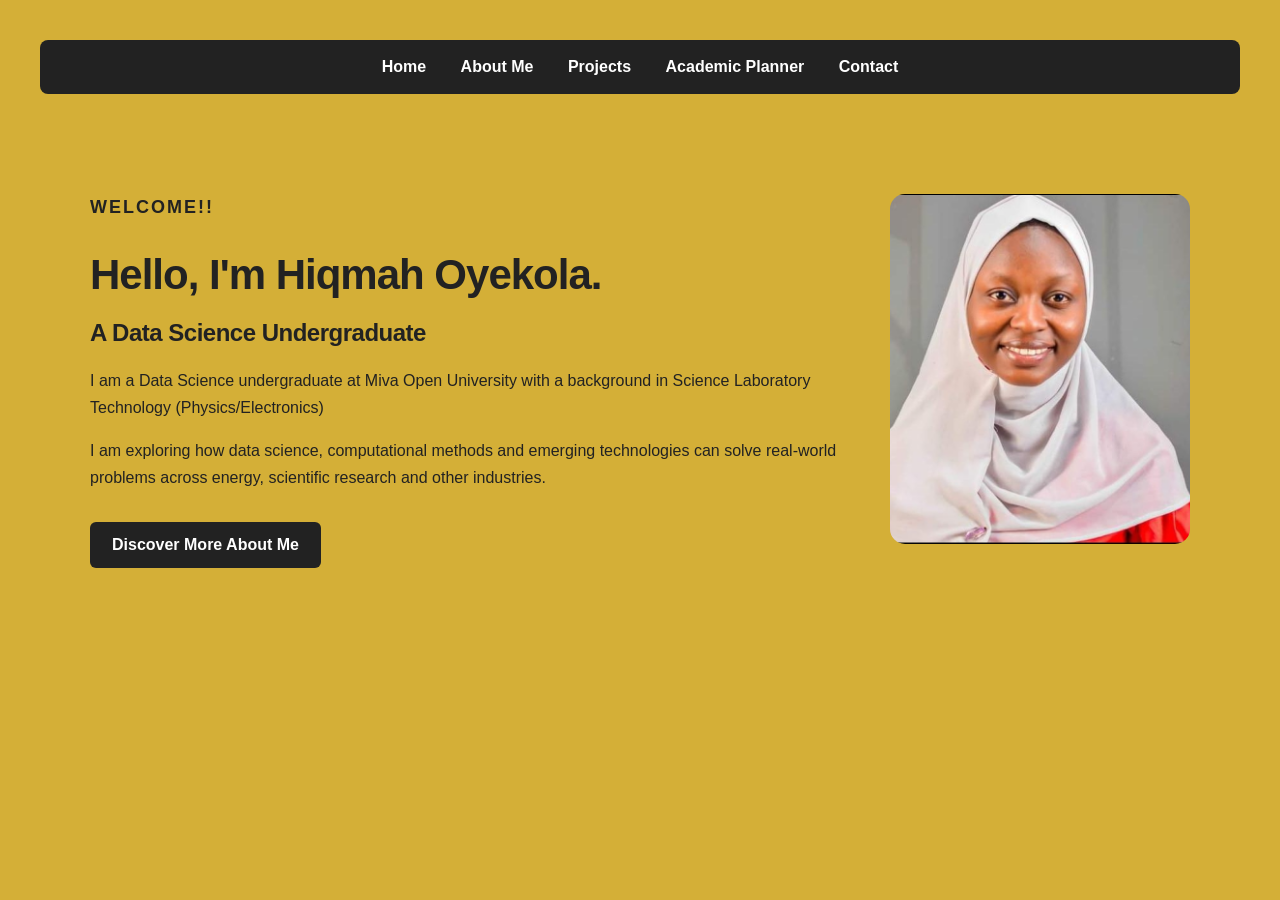
<file: index.html>
<!DOCTYPE html>
<html>

<head>
    <title>Home | Hiqmah Oyekola</title>
    <link rel="stylesheet" href="css/style.css">
</head>

<body>

    <nav>
        <a href="index.html">Home</a>
        <a href="about.html">About Me</a>
        <a href="projects.html">Projects</a>
        <a href="planner.html">Academic Planner</a>
        <a href="contact.html">Contact</a>
    </nav>

    <main class="home-container">

        <div class="home-text">

            <p class="welcome">WELCOME!!</p>

            <h1>Hello, I'm Hiqmah Oyekola.</h1>

            <h2>A Data Science Undergraduate</h2>

            <p>
                I am a Data Science undergraduate at Miva Open
                University with a background in Science Laboratory 
                Technology (Physics/Electronics)
            </p>

            <p>
                I am exploring how data science, computational
                methods and emerging technologies can solve
                real-world problems across energy, scientific
                research and other industries.
            </p>

            <a href="about.html" class="home-button">
                Discover More About Me
            </a>

        </div>

        <div class="home-image">

            <img src="images/hiqmah.jpg"
                 alt="Hiqmah Oyekola">

        </div>

    </main>

</body>
</html>
</file>
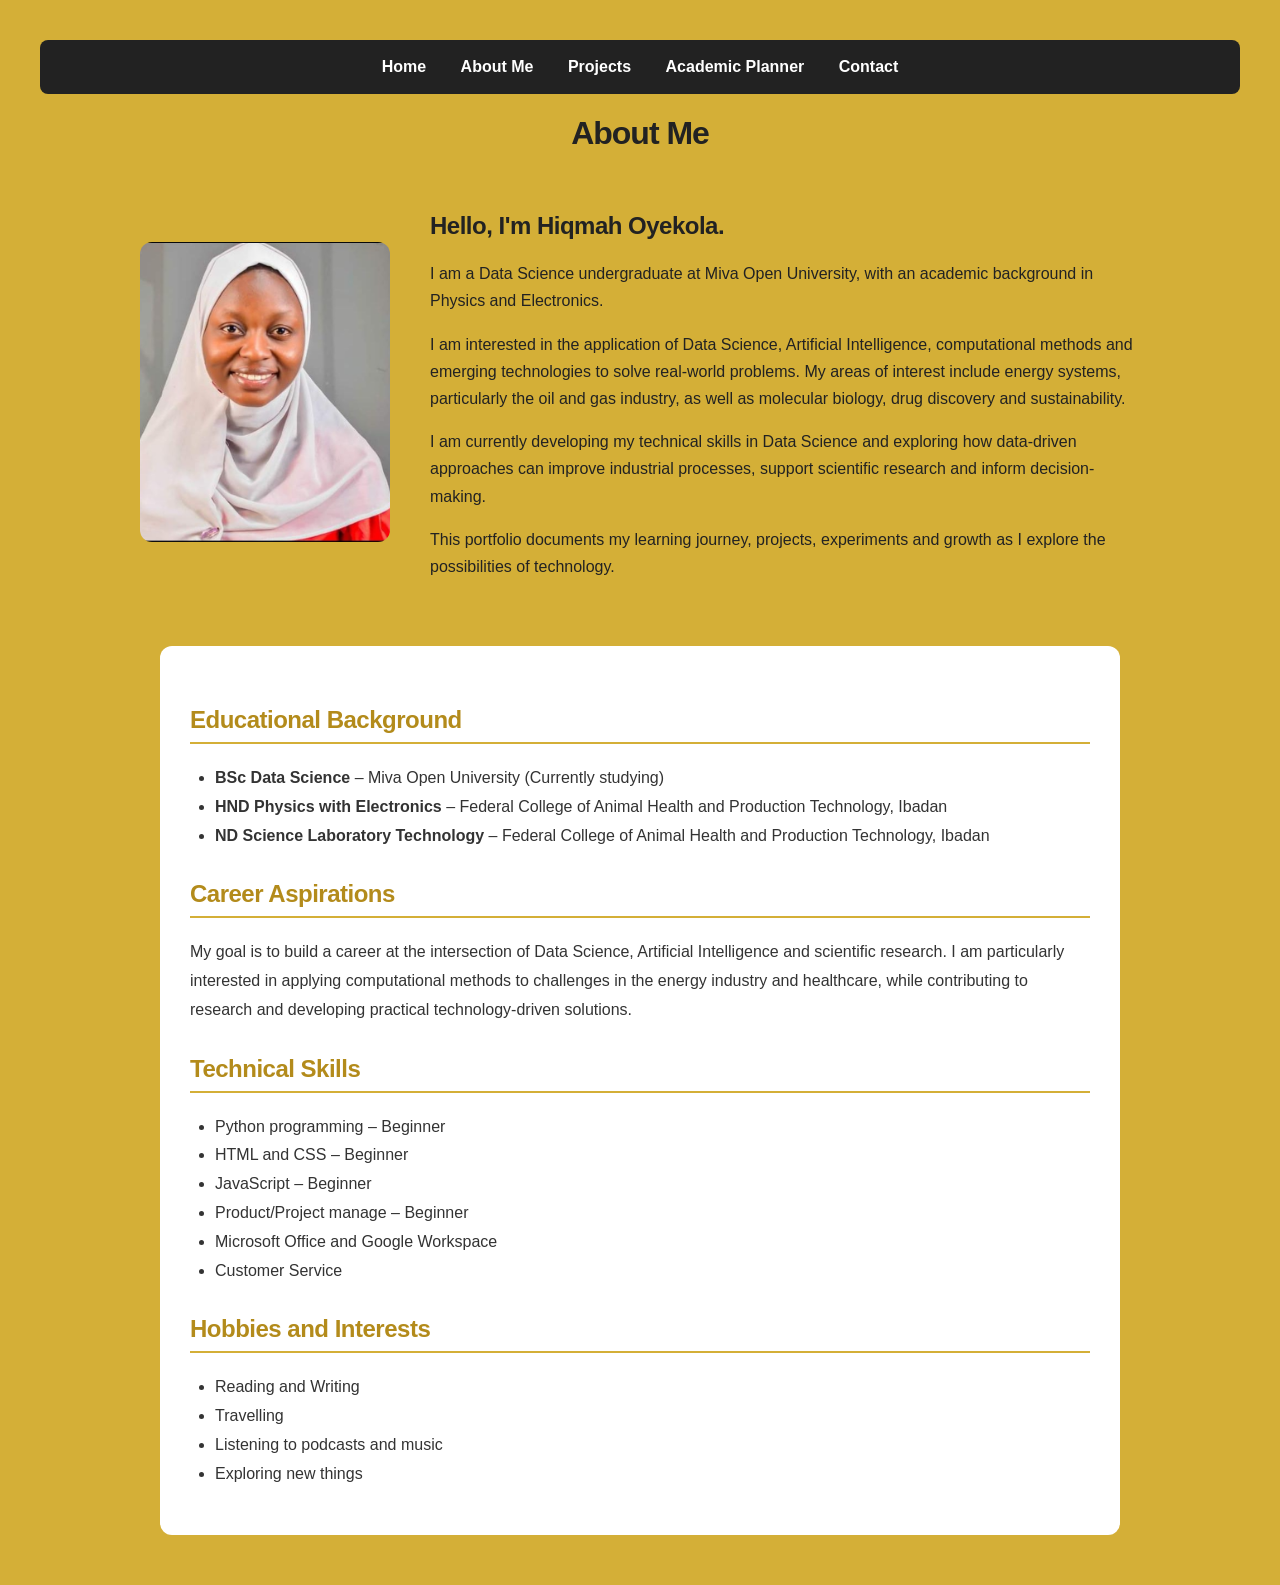
<file: about.html>
<!DOCTYPE html>
<html lang="en">

<head>
    <meta charset="UTF-8">
    <meta name="viewport" content="width=device-width, initial-scale=1.0">
    <title>About Me | Hiqmah Oyekola</title>
    <link rel="stylesheet" href="css/style.css">
</head>

<body>

    <nav>
        <a href="index.html">Home</a>
        <a href="about.html">About Me</a>
        <a href="projects.html">Projects</a>
        <a href="planner.html">Academic Planner</a>
        <a href="contact.html">Contact</a>
    </nav>

    <main>

        <h1>About Me</h1>

        <div class="about-container">

            <div class="about-image">
                <img src="images/hiqmah.jpg"
                     alt="A photograph of Hiqmah Oyekola">
            </div>

            <div class="about-text">

                <h2>Hello, I'm Hiqmah Oyekola.</h2>

                <p>
                    I am a Data Science undergraduate at Miva Open
                    University, with an academic background in
                    Physics and Electronics.
                </p>

                <p>
                    I am interested in the application of Data Science,
                    Artificial Intelligence, computational methods
                    and emerging technologies to solve real-world
                    problems. My areas of interest include energy
                    systems, particularly the oil and gas industry,
                    as well as molecular biology, drug discovery
                    and sustainability.
                </p>

                <p>
                    I am currently developing my technical skills
                    in Data Science and exploring how data-driven
                    approaches can improve industrial processes,
                    support scientific research and inform
                    decision-making.
                </p>

                <p>
                    This portfolio documents my learning journey,
                    projects, experiments and growth as I explore
                    the possibilities of technology.
                </p>

            </div>

        </div>

        <section class="about-details">

            <h2>Educational Background</h2>

            <ul>
                <li>
                    <strong>BSc Data Science</strong> –
                    Miva Open University (Currently studying)
                </li>
                <li>
                    <strong>HND Physics with Electronics</strong> –
                    Federal College of Animal Health and Production
                    Technology, Ibadan
                </li>
                <li>
                    <strong>ND Science Laboratory Technology</strong> –
                    Federal College of Animal Health and Production
                    Technology, Ibadan 
                </li>
            </ul>

            <h2>Career Aspirations</h2>

            <p>
                My goal is to build a career at the intersection
                of Data Science, Artificial Intelligence and
                scientific research. I am particularly interested
                in applying computational methods to challenges
                in the energy industry and healthcare, while
                contributing to research and developing practical
                technology-driven solutions.
            </p>

            <h2>Technical Skills</h2>

            <ul>
                <li>Python programming – Beginner</li>
                <li>HTML and CSS – Beginner</li>
                <li>JavaScript – Beginner</li>
                <li>Product/Project manage – Beginner</li>
                <li>Microsoft Office and Google Workspace</li>
                <li>Customer Service</li>
                
            </ul>

            <h2>Hobbies and Interests</h2>

            <ul>
                <li>Reading and Writing</li>
                <li> Travelling </li>
                <li>Listening to podcasts and music</li>
                <li>Exploring new things</li>
        
            </ul>

        </section>

    </main>

</body>

</html>
</file>
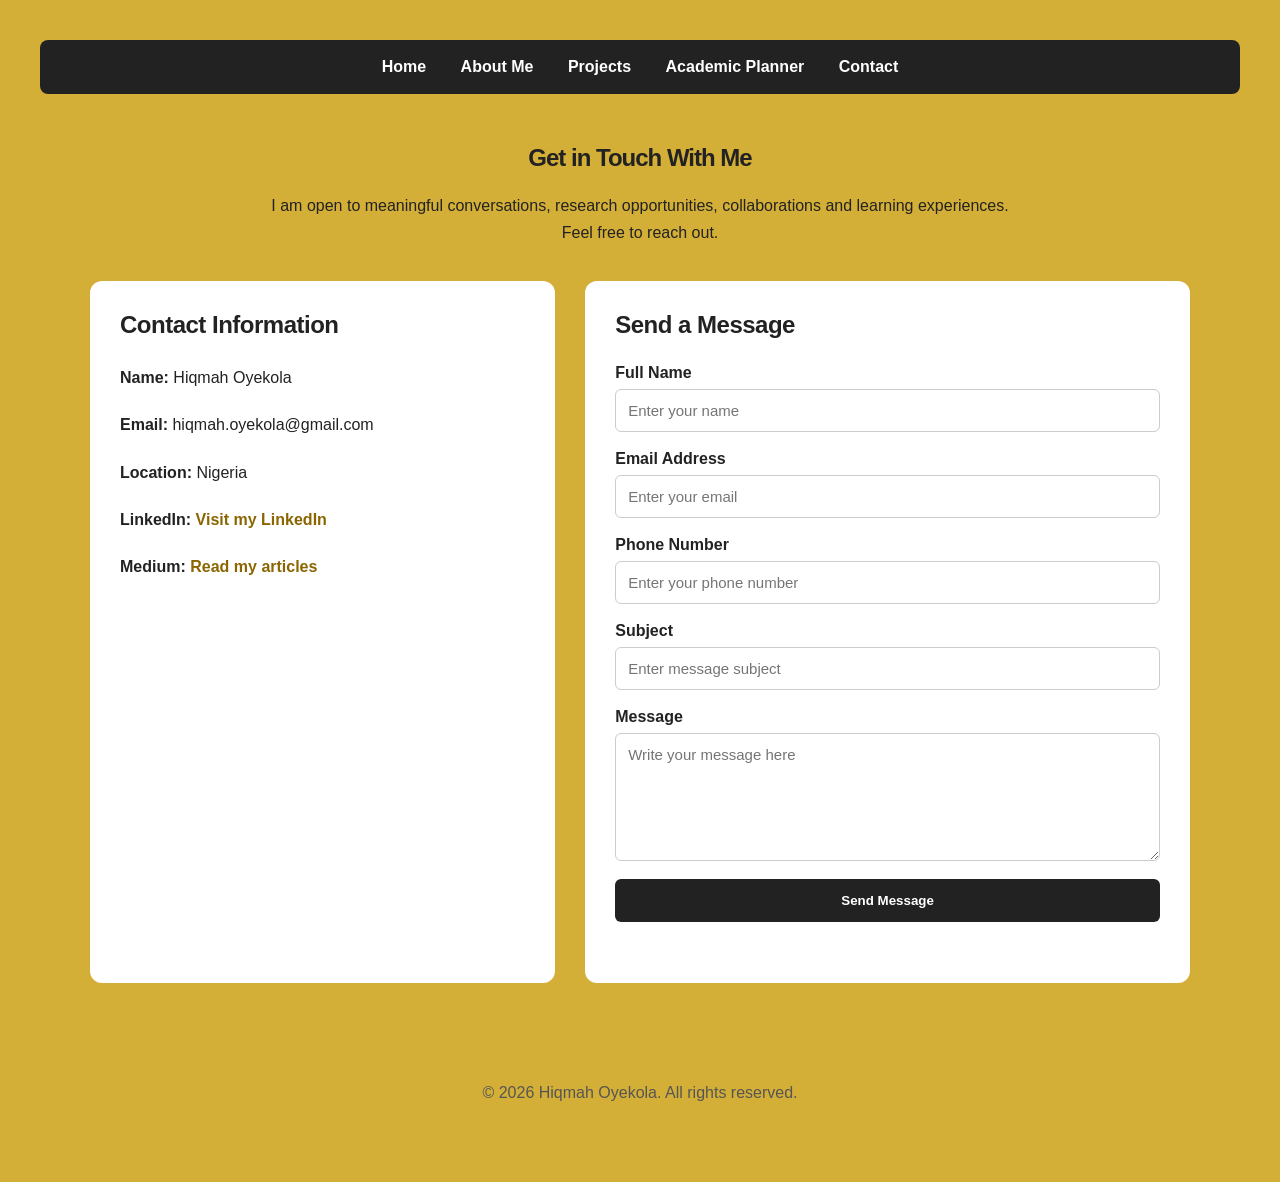
<file: contact.html>
<!DOCTYPE html>
<html lang="en">
<head>
    <meta charset="UTF-8">
    <meta name="viewport" content="width=device-width, initial-scale=1.0">
    <title>Contact | Hiqmah Oyekola</title>
    <link rel="stylesheet" href="css/style.css">
</head>

<body>

    <header>
        <nav>
            <a href="index.html">Home</a>
            <a href="about.html">About Me</a>
            <a href="projects.html">Projects</a>
            <a href="planner.html">Academic Planner</a>
            <a href="contact.html">Contact</a>
        </nav>
    </header>

    <main>
        <section class="contact-heading">
            <h1>Get in Touch With Me</h1>
            <p>
                I am open to meaningful conversations, research
                opportunities, collaborations and learning experiences.
                Feel free to reach out.
            </p>
        </section>

        <section class="contact-container">

            <div class="contact-info">
    <h2>Contact Information</h2>

    <p><strong>Name:</strong> Hiqmah Oyekola</p>
    <p><strong>Email:</strong> hiqmah.oyekola@gmail.com</p>
    <p><strong>Location:</strong> Nigeria</p>

    <p>
        <strong>LinkedIn:</strong>
       <a href="https://www.linkedin.com/in/hiqmahoyekola"
                target="_blank"
            rel="noopener noreferrer">Visit my LinkedIn</a>
    </p>

    <p>
        <strong>Medium:</strong>
        <a href="https://medium.com/@hiqmahoyekola" target="_blank"
           rel="noopener noreferrer">Read my articles</a>
    </p>
</div>

            <div class="contact-form-container">
                <h2>Send a Message</h2>

                <form id="contact-form" novalidate>

                    <label for="contact-name">Full Name</label>
                    <input
                        type="text"
                        id="contact-name"
                        name="name"
                        placeholder="Enter your name"
                        required
                    >

                    <label for="contact-email">Email Address</label>
                    <input
                        type="email"
                        id="contact-email"
                        name="email"
                        placeholder="Enter your email"
                        required
                    >

                    <label for="contact-phone">Phone Number </label>
                    <input
                        type="tel"
                        id="contact-phone"
                        name="phone"
                        placeholder="Enter your phone number"
                    >
                    
                    <label for="contact-subject">Subject</label>
                    <input
                        type="text"
                        id="contact-subject"
                        name="subject"
                        placeholder="Enter message subject"
                        required
                    >

                    <label for="contact-message">Message</label>
                    <textarea
                        id="contact-message"
                        name="message"
                        rows="6"
                        placeholder="Write your message here"
                        required
                    ></textarea>

                    <button type="submit">Send Message</button>

                    <p id="contact-feedback"></p>

                </form>
            </div>

        </section>
    </main>

    <footer>
        <p>&copy; 2026 Hiqmah Oyekola. All rights reserved.</p>
    </footer>

    <script src="js/contact.js"></script>

</body>
</html>
</file>
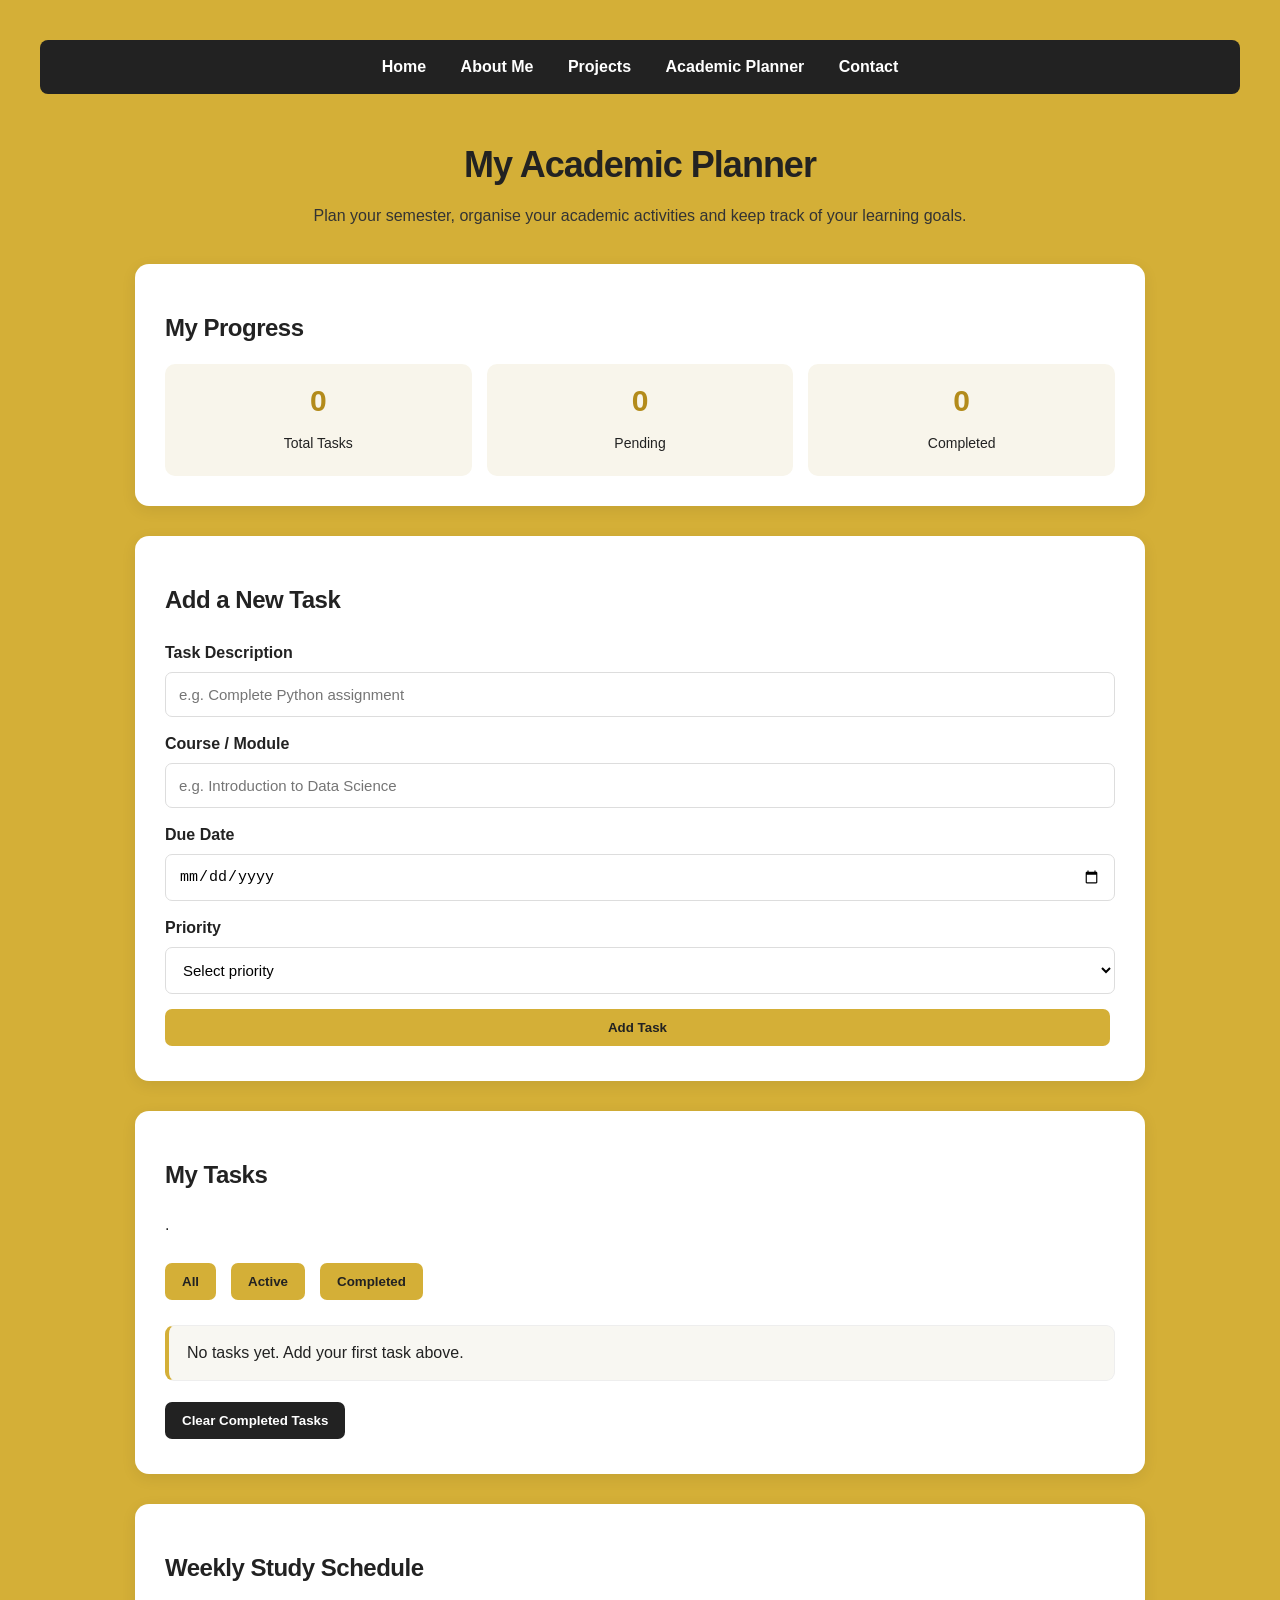
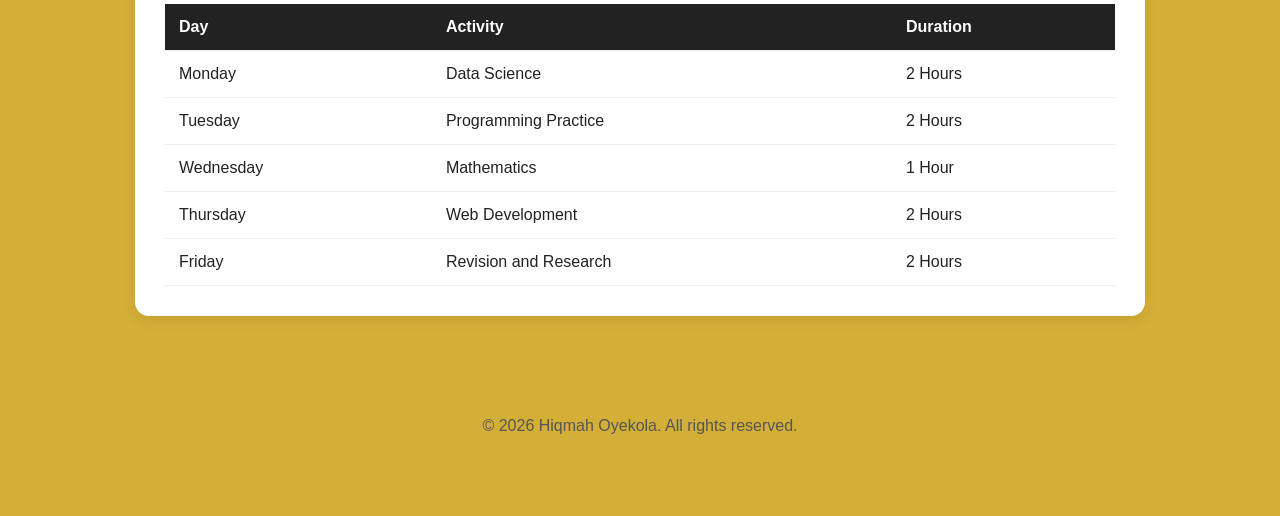
<file: planner.html>
<!DOCTYPE html>
<html lang="en">

<head>
    <meta charset="UTF-8">
    <meta name="viewport" content="width=device-width, initial-scale=1.0">
    <title>Academic Planner | Hiqmah Oyekola</title>
    <link rel="stylesheet" href="css/style.css">
</head>

<body>

    <header>
        <nav>
            <a href="index.html">Home</a>
            <a href="about.html">About Me</a>
            <a href="projects.html">Projects</a>
            <a href="planner.html">Academic Planner</a>
            <a href="contact.html">Contact</a>
        </nav>
    </header>

    <main>

        <!-- PAGE INTRODUCTION -->
        <section class="planner-heading">
            <h1>My Academic Planner</h1>
            <p>
                Plan your semester, organise your academic activities
                and keep track of your learning goals.
            </p>
        </section>

        <!-- TASK STATISTICS -->
        <section class="task-section">
            <h2>My Progress</h2>

            <div class="task-summary">
                <div>
                    <h3 id="total-count">0</h3>
                    <p>Total Tasks</p>
                </div>

                <div>
                    <h3 id="pending-count">0</h3>
                    <p>Pending</p>
                </div>

                <div>
                    <h3 id="completed-count">0</h3>
                    <p>Completed</p>
                </div>
            </div>
        </section>

        <!-- ADD TASK SECTION -->
        <section class="task-section">

            <h2>Add a New Task</h2>

            <form id="task-form">

                <label for="task-input">Task Description</label>
                <input
                    type="text"
                    id="task-input"
                    placeholder="e.g. Complete Python assignment"
                    required
                >

                <label for="task-course">Course / Module</label>
                <input
                    type="text"
                    id="task-course"
                    placeholder="e.g. Introduction to Data Science"
                    required
                >

                <label for="task-date">Due Date</label>
                <input
                    type="date"
                    id="task-date"
                    required
                >

                <label for="task-priority">Priority</label>
                <select id="task-priority" required>
                    <option value="">Select priority</option>
                    <option value="High">High</option>
                    <option value="Medium">Medium</option>
                    <option value="Low">Low</option>
                </select>

                <button type="submit">Add Task</button>

            </form>

        </section>

        <!-- TASK LIST -->
        <section class="task-section">

            <h2>My Tasks</h2>

            <p id="task-count">.</p>

            <!-- TASK FILTERS -->
            <div class="task-filters">
                <button type="button" class="filter-btn" data-filter="all">
                    All
                </button>

                <button type="button" class="filter-btn" data-filter="active">
                    Active
                </button>

                <button type="button" class="filter-btn" data-filter="completed">
                    Completed
                </button>
            </div>

            <ul id="task-list"></ul>

            <button type="button" id="clear-completed">
                Clear Completed Tasks
            </button>

        </section>

        <!-- WEEKLY STUDY SCHEDULE -->
        <section class="schedule-section">

            <h2>Weekly Study Schedule</h2>

            <table>
                <thead>
                    <tr>
                        <th>Day</th>
                        <th>Activity</th>
                        <th>Duration</th>
                    </tr>
                </thead>

                <tbody>
                    <tr>
                        <td>Monday</td>
                        <td>Data Science</td>
                        <td>2 Hours</td>
                    </tr>

                    <tr>
                        <td>Tuesday</td>
                        <td>Programming Practice</td>
                        <td>2 Hours</td>
                    </tr>

                    <tr>
                        <td>Wednesday</td>
                        <td>Mathematics</td>
                        <td>1 Hour</td>
                    </tr>

                    <tr>
                        <td>Thursday</td>
                        <td>Web Development</td>
                        <td>2 Hours</td>
                    </tr>

                    <tr>
                        <td>Friday</td>
                        <td>Revision and Research</td>
                        <td>2 Hours</td>
                    </tr>
                </tbody>
            </table>

        </section>

    </main>

    <footer>
        <p>&copy; 2026 Hiqmah Oyekola. All rights reserved.</p>
    </footer>

    <script src="js/script.js"></script>

</body>
</html>
</file>
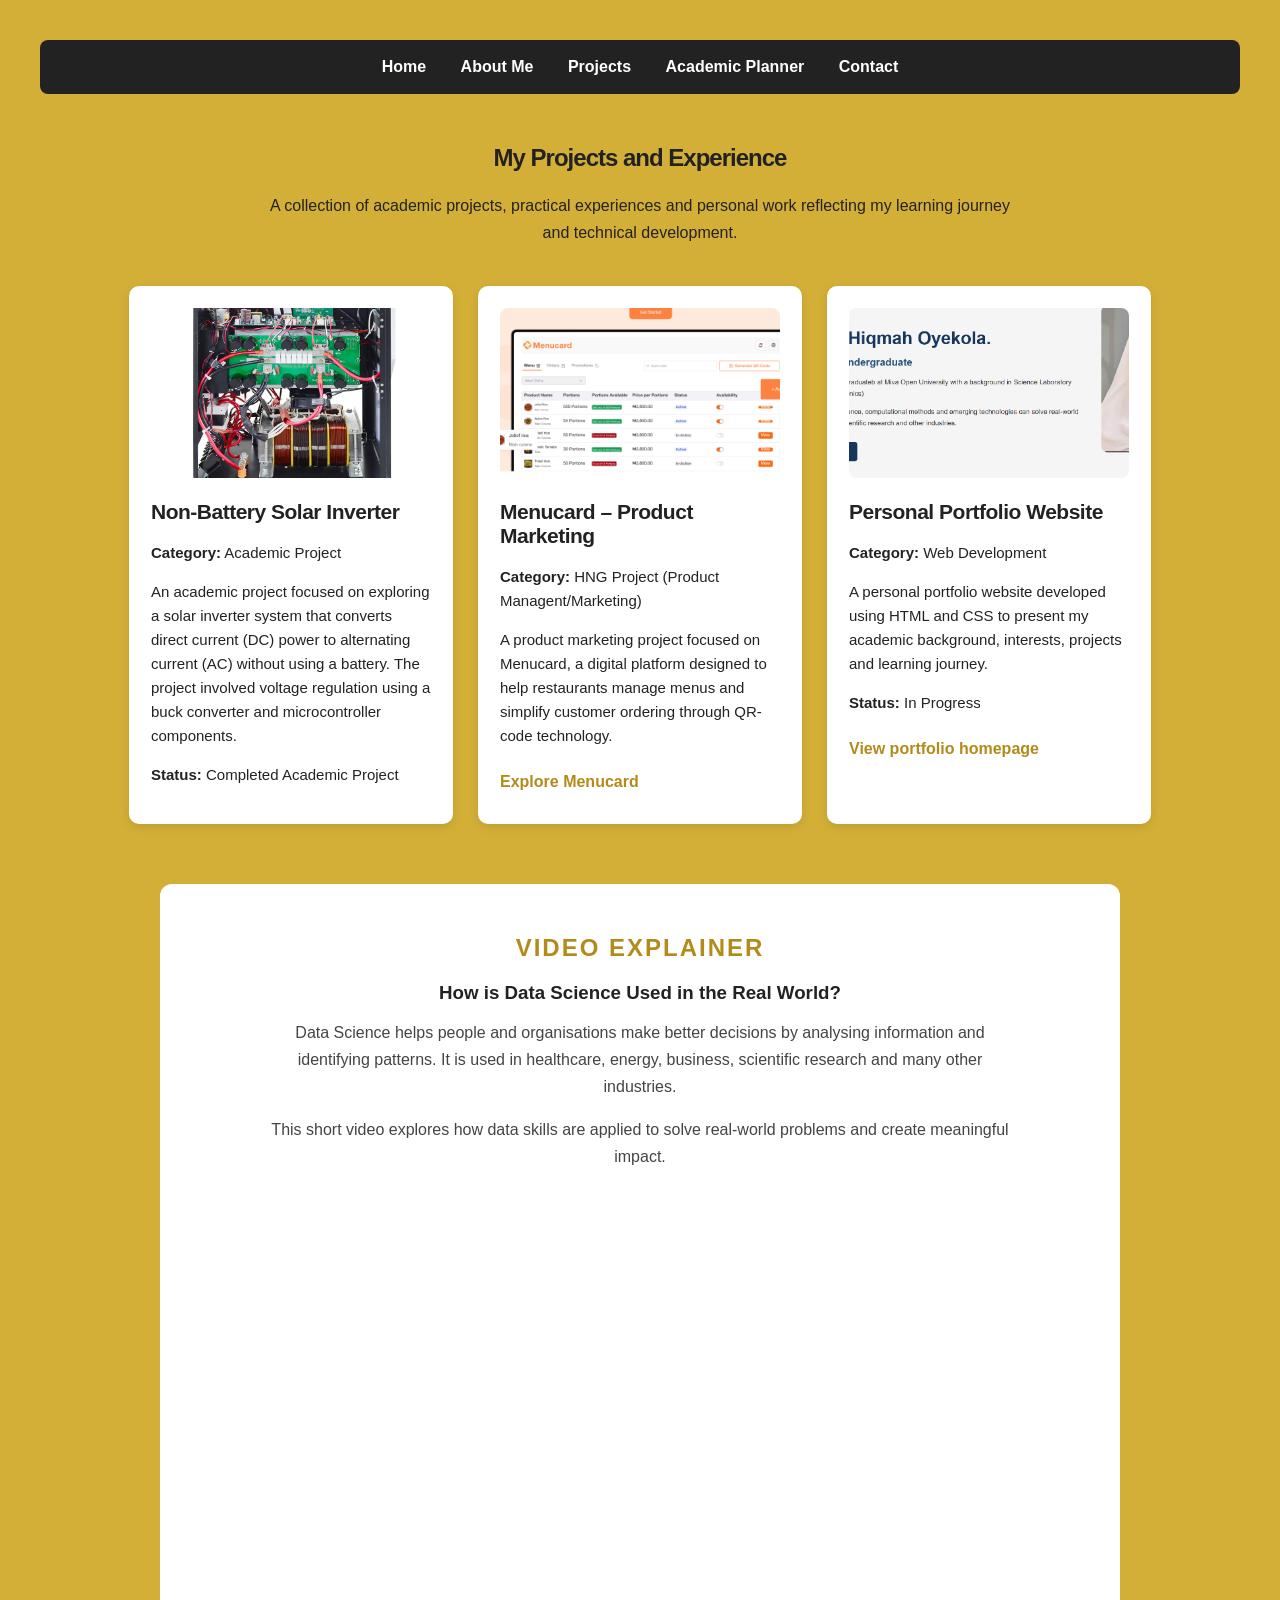
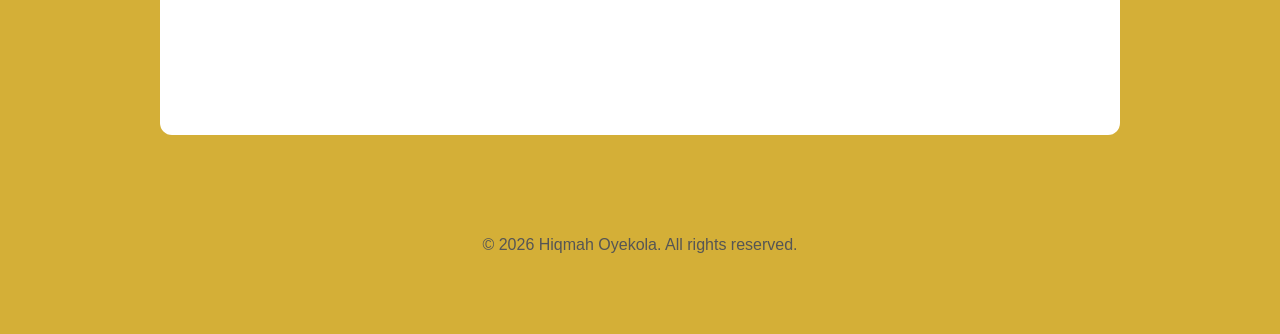
<file: projects.html>
<!DOCTYPE html>
<html lang="en">

<head>
    <meta charset="UTF-8">
    <meta name="viewport" content="width=device-width, initial-scale=1.0">
    <title>Projects | Hiqmah Oyekola</title>
    <link rel="stylesheet" href="css/style.css">
</head>



<body>

    <header>
        <nav>
            <a href="index.html">Home</a>
            <a href="about.html">About Me</a>
            <a href="projects.html">Projects</a>
            <a href="planner.html">Academic Planner</a>
            <a href="contact.html">Contact</a>
        </nav>
    </header>

    <main>

        <section class="projects-heading">
            <h1>My Projects and Experience</h1>

            <p>
                A collection of academic projects, practical
                experiences and personal work reflecting my
                learning journey and technical development.
            </p>
        </section>

        <section class="projects-container">

            <!-- PROJECT 1 -->
            <article class="project-card">

                <img src="images/solar-inverter.jpg"
                     alt="Solar inverter academic project"
                     class="project-image">

                <h2>Non-Battery Solar Inverter</h2>

                <p><strong>Category:</strong> Academic Project</p>

                <p>
                    An academic project focused on exploring
                    a solar inverter system that converts
                    direct current (DC) power to alternating
                    current (AC) without using a battery.
                    The project involved voltage regulation
                    using a buck converter and microcontroller
                    components.
                </p>

                <p><strong>Status:</strong> Completed Academic Project</p>

              

            </article>


            <!-- PROJECT 2 -->
            <article class="project-card">

                <img src="images/menucard.png"
                     alt="Menucard product"
                     class="project-image">

                <h2>Menucard – Product Marketing</h2>

                <p><strong>Category:</strong> HNG Project (Product Managent/Marketing)</p>

                <p>
                    A product marketing project focused on
                    Menucard, a digital platform designed to
                    help restaurants manage menus and simplify
                    customer ordering through QR-code technology.
                </p>

                <a href="https://usemenucard.com/"
                   class="project-link"
                   target="_blank"
                   rel="noopener noreferrer">
                    Explore Menucard
                </a>

            </article>


            <!-- PROJECT 3 -->
            <article class="project-card">

                <img src="images/portfolio-image.png"
                     alt="Menucard product"
                     class="project-image">

                <h2>Personal Portfolio Website</h2>

                <p><strong>Category:</strong> Web Development</p>

                <p>
                    A personal portfolio website developed
                    using HTML and CSS to present my academic
                    background, interests, projects and
                    learning journey.
                </p>

                <p><strong>Status:</strong> In Progress</p>

                <a href="index.html"
                   class="project-link">
                    View portfolio homepage
                </a>

            </article>

        </section>

    </main>


    <section class="learning-video">

    <h2>Video Explainer</h2>

    <h3>How is Data Science Used in the Real World?</h3>

    <p>
        Data Science helps people and organisations make better
        decisions by analysing information and identifying patterns.
        It is used in healthcare, energy, business, scientific research
        and many other industries.
    </p>

    <p>
        This short video explores how data skills are applied
        to solve real-world problems and create meaningful impact.
    </p>

    <div class="video-container">
        <iframe
            src="https://www.youtube-nocookie.com/embed/psEt0KfJUN4"
            title="Why You Need Data Skills"
            allowfullscreen>
        </iframe>
    </div>

</section>





    <footer>
        <p>&copy; 2026 Hiqmah Oyekola. All rights reserved.</p>
    </footer>

</body>
</html>
</file>
<file: css/style.css>
@import url('https://fonts.googleapis.com/css2?family=Inter:wght@400;500;600;700;800&display=swap');


body {
    background-color: #D4AF37;
    font-family: Arial, sans-serif;
    color: #222222;
    margin: 40px;
}

h1 {
    color: #222222;
    text-align: center;
    font-weight: 700;
    letter-spacing: -1px;
}

h2 {
    color: #222222;
    font-weight: 600;
    letter-spacing: -0.5px;
}

p {
    font-size: 16px;
    line-height: 1.7;
    font-weight: 400;
}


.about-container {
    display: flex;
    align-items: center;
    gap: 40px;
    max-width: 1000px;
    margin: 40px auto;
}

.about-image img {
    width: 250px;
    height: 300px;
    object-fit: cover;
    border-radius: 12px;
}

.about-text {
    flex: 1;
}

@media (max-width: 600px) {

    .about-container {
        flex-direction: column;
        text-align: center;
    }

    .about-image img {
        width: 200px;
        height: 240px;
    }

    body {
        margin: 20px;
    }

}


nav {
    background-color: #222222;
    padding: 18px;
    text-align: center;
    border-radius: 8px;
}

nav a {
    color: #FFFFFF;
    text-decoration: none;
    margin: 0 15px;
    font-weight: bold;
}

nav a:hover {
    color: #D4AF37;
}

.home-container {
    display: flex;
    align-items: center;
    justify-content: space-between;
    gap: 50px;
    max-width: 1100px;
    margin: 80px auto;
}

.home-text {
    flex: 1;
}

.home-text h1 {
    text-align: left;
    font-size: 42px;
    margin-bottom: 10px;
}

.home-text h2 {
    font-size: 24px;
}

/* WELCOME TEXT */
.welcome {
    color: #222222;
    font-weight: 900;
    font-size: 18px;
    letter-spacing: 2px;
}

/* DISCOVER MORE BUTTON */
.home-button {
    display: inline-block;
    background-color: #222222;
    color: #FFFFFF;
    padding: 14px 22px;
    text-decoration: none;
    border-radius: 6px;
    margin-top: 15px;
    font-weight: bold;
    transition: 0.3s;
}

.home-button:hover {
    background-color: #FFFFFF;
    color: #222222;
}

.home-image img {
    width: 300px;
    height: 350px;
    object-fit: cover;
    border-radius: 15px;
}


@media (max-width: 600px) {

    .home-container {
        flex-direction: column-reverse;
        text-align: center;
        margin: 40px auto;
    }

    .home-text h1 {
        text-align: center;
        font-size: 30px;
    }

    .home-image img {
        width: 220px;
        height: 260px;
    }
}



/* =========================
   PROJECTS PAGE
========================= */

.projects-heading {
    text-align: center;
    max-width: 750px;
    margin: 50px auto 35px;
}

.projects-heading h1 {
    color: #222222;
}

.projects-heading p {
    line-height: 1.7;
}

.projects-container {
    display: flex;
    justify-content: center;
    flex-wrap: wrap;
    gap: 25px;
    max-width: 1100px;
    margin: 40px auto;
}

.project-card {
    background-color: #FFFFFF;
    padding: 22px;
    width: 280px;
    border-radius: 10px;
    box-shadow: 0 3px 10px rgba(0, 0, 0, 0.1);
    transition: transform 0.3s ease;
}

.project-card:hover {
    transform: translateY(-5px);
}

.project-card h2 {
    color: #222222;
    font-size: 21px;
}

.project-card p {
    font-size: 15px;
    line-height: 1.6;
}

.project-image {
    width: 100%;
    height: 170px;
    object-fit: cover;
    border-radius: 8px;
}

.project-link {
    display: inline-block;
    color: #B38B1B;
    font-weight: bold;
    text-decoration: none;
    margin-top: 10px;
    transition: color 0.3s ease;
}

.project-link:hover {
    color: #222222;
    text-decoration: underline;
}

/* FOOTER */

footer {
    text-align: center;
    margin-top: 60px;
    padding: 20px;
    color: #555555;
}

/* RESPONSIVE DESIGN */

@media (max-width: 600px) {

    .project-card {
        width: 100%;
    }

    .projects-heading {
        margin: 30px 15px;
    }

    .projects-container {
        padding: 0 15px;
    }
}



/* =========================================
   ACADEMIC PLANNER DESIGN
========================================= */

.planner-heading {
    text-align: center;
    max-width: 750px;
    margin: 50px auto 35px;
}

.planner-heading h1 {
    font-size: 36px;
    margin-bottom: 12px;
}

.planner-heading p {
    color: #333333;
}

/* WHITE CONTENT PANELS */

.task-section,
.schedule-section {
    background-color: #FFFFFF;
    max-width: 950px;
    margin: 30px auto;
    padding: 30px;
    border-radius: 14px;
    box-shadow: 0 4px 15px rgba(0, 0, 0, 0.08);
}

.task-section h2,
.schedule-section h2 {
    text-align: left;
    margin-bottom: 22px;
    color: #222222;
}

/* TASK PROGRESS SUMMARY */

.task-summary {
    display: flex;
    justify-content: space-around;
    gap: 15px;
    text-align: center;
}

.task-summary div {
    flex: 1;
    background-color: #F8F5EB;
    padding: 20px;
    border-radius: 10px;
}

.task-summary h3 {
    color: #B38B1B;
    font-size: 30px;
    margin: 0;
}

.task-summary p {
    margin-bottom: 0;
    font-size: 14px;
}

/* TASK FORM */

#task-form {
    display: flex;
    flex-direction: column;
    gap: 10px;
}

#task-form label {
    font-weight: bold;
    margin-top: 8px;
    color: #222222;
}

#task-form input,
#task-form select {
    padding: 13px;
    border: 1px solid #DDDDDD;
    border-radius: 7px;
    font-size: 15px;
    width: 100%;
    box-sizing: border-box;
    background-color: #FFFFFF;
}

#task-form input:focus,
#task-form select:focus {
    outline: none;
    border-color: #D4AF37;
}

/* BUTTONS */

.task-section button {
    padding: 11px 17px;
    border: none;
    border-radius: 7px;
    background-color: #D4AF37;
    color: #222222;
    font-weight: bold;
    cursor: pointer;
    margin: 5px 5px 5px 0;
}

.task-section button:hover {
    background-color: #B38B1B;
    color: #FFFFFF;
}

/* TASK FILTERS */

.task-filters {
    display: flex;
    gap: 10px;
    flex-wrap: wrap;
    margin: 20px 0;
}

/* TASK LIST */

#task-list {
    list-style: none;
    padding: 0;
}

#task-list li {
    background-color: #F8F7F2;
    border: 1px solid #EEEEEE;
    border-left: 4px solid #D4AF37;
    border-radius: 9px;
    padding: 18px;
    margin-bottom: 15px;
}

#task-list li p {
    margin: 7px 0;
    font-size: 14px;
}

#task-list li strong {
    font-size: 17px;
    color: #222222;
}

/* CLEAR COMPLETED BUTTON */

#clear-completed {
    background-color: #222222;
    color: #FFFFFF;
}

#clear-completed:hover {
    background-color: #444444;
}

/* WEEKLY SCHEDULE TABLE */

.schedule-section table {
    width: 100%;
    border-collapse: collapse;
}

.schedule-section th,
.schedule-section td {
    padding: 14px;
    text-align: left;
    border-bottom: 1px solid #EEEEEE;
}

.schedule-section th {
    background-color: #222222;
    color: #FFFFFF;
}

.schedule-section tr:hover {
    background-color: #F8F5EB;
}

/* MOBILE RESPONSIVENESS */

@media (max-width: 600px) {

    .planner-heading {
        margin: 30px 15px;
    }

    .planner-heading h1 {
        font-size: 28px;
    }

    .task-section,
    .schedule-section {
        margin: 20px 10px;
        padding: 20px;
    }

    .task-summary {
        flex-direction: column;
    }

    .schedule-section {
        overflow-x: auto;
    }

    .schedule-section table {
        min-width: 450px;
    }
}

/* END OF ACADEMIC PLANNER DESIGN */


/* TASK PRIORITY LABELS */

.priority-label {
    display: inline-block;
    padding: 5px 12px;
    border-radius: 20px;
    font-size: 12px !important;
    font-weight: bold;
    margin-top: 8px;
}

.priority-high {
    background-color: #FCE4E4;
    color: #A32121;
}

.priority-medium {
    background-color: #FFF1CC;
    color: #8A6100;
}

.priority-low {
    background-color: #DFF3E4;
    color: #236B38;
}

/* LEARNING VIDEO SECTION */
.learning-video {
    max-width: 900px;
    margin: 60px auto;
    padding: 30px;
    background-color: #FFFFFF;
    border-radius: 12px;
    text-align: center;
}

.learning-video h2 {
    color: #B38B1B;
    text-transform: uppercase;
    letter-spacing: 2px;
}

.learning-video h3 {
    color: #222222;
    margin-bottom: 15px;
}

.learning-video p {
    color: #444444;
    max-width: 750px;
    margin: 15px auto;
}

.video-container {
    position: relative;
    width: 100%;
    aspect-ratio: 16 / 9;
    margin-top: 25px;
}

.video-container iframe {
    width: 100%;
    height: 100%;
    border: none;
    border-radius: 10px;
}

/* ABOUT PAGE DETAILS */
.about-details {
    max-width: 900px;
    margin: 50px auto;
    padding: 30px;
    background-color: #FFFFFF;
    border-radius: 12px;
}

.about-details h2 {
    color: #B38B1B;
    margin-top: 30px;
    border-bottom: 2px solid #D4AF37;
    padding-bottom: 8px;
}

.about-details p,
.about-details li {
    line-height: 1.8;
    color: #333333;
}

.about-details ul {
    padding-left: 25px;
}

/* CONTACT PAGE */

.contact-heading {
    text-align: center;
    max-width: 750px;
    margin: 50px auto 35px;
}

.contact-heading h1 {
    color: #222222;
}

.contact-container {
    display: grid;
    grid-template-columns: 1fr 1.3fr;
    gap: 30px;
    max-width: 1100px;
    margin: 0 auto 60px;
    align-items: stretch;
}

.contact-info,
.contact-form-container {
    background-color: #FFFFFF;
    padding: 30px;
    border-radius: 12px;
    box-sizing: border-box;
}

.contact-info h2,
.contact-form-container h2 {
    color: #222222;
    margin-top: 0;
    margin-bottom: 25px;
}

.contact-info p {
    margin-bottom: 20px;
    line-height: 1.7;
}

.contact-info a {
    color: #8A6500;
    font-weight: bold;
    text-decoration: none;
}

.contact-info a:hover {
    text-decoration: underline;
}

.contact-form-container form {
    display: flex;
    flex-direction: column;
}

.contact-form-container label {
    margin-bottom: 7px;
    font-weight: bold;
    color: #222222;
}

.contact-form-container input,
.contact-form-container textarea {
    width: 100%;
    padding: 12px;
    margin-bottom: 18px;
    border: 1px solid #CCCCCC;
    border-radius: 6px;
    box-sizing: border-box;
    font-family: Arial, sans-serif;
    font-size: 15px;
}

.contact-form-container textarea {
    resize: vertical;
}

.contact-form-container button {
    background-color: #222222;
    color: #FFFFFF;
    padding: 14px;
    border: none;
    border-radius: 6px;
    font-weight: bold;
    cursor: pointer;
    transition: 0.3s;
}

.contact-form-container button:hover {
    background-color: #B38B1B;
}

#contact-feedback {
    margin-top: 15px;
}

/* MOBILE RESPONSIVENESS */

@media (max-width: 700px) {
    .contact-container {
        grid-template-columns: 1fr;
        margin: 20px auto 40px;
    }

    .contact-info,
    .contact-form-container {
        padding: 22px;
    }

    .contact-heading {
        margin: 35px 15px;
    }
}
</file>
